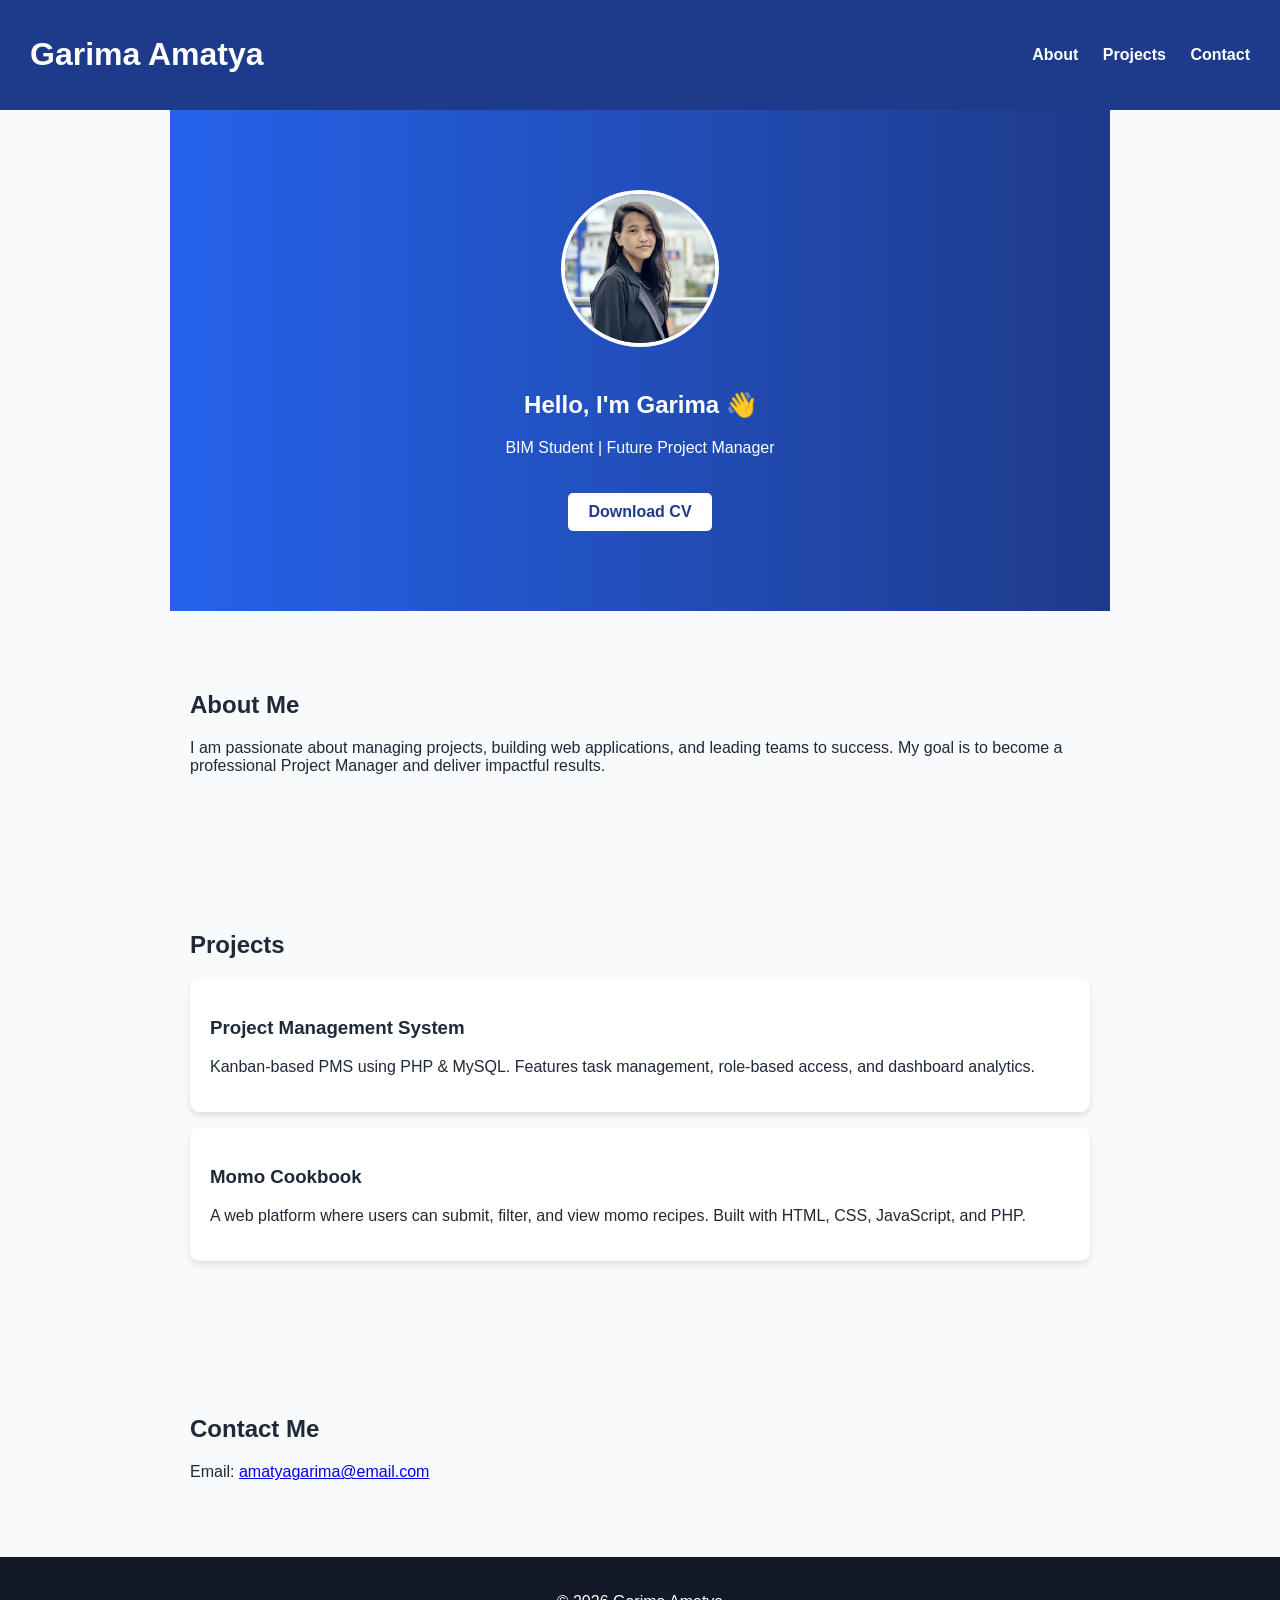
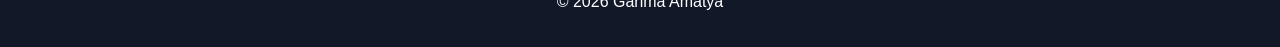
<file: Portfolio/index.html>
<!DOCTYPE html>
<html lang="en">
<head>
  <meta charset="UTF-8">
  <meta name="viewport" content="width=device-width, initial-scale=1.0">
  <title>Garima Amatya | Portfolio</title>
  <link rel="stylesheet" href="style.css">
</head>
<body>

<header>
  <h1>Garima Amatya</h1>
  <nav>
    <a href="#about">About</a>
    <a href="#projects">Projects</a>
    <a href="#contact">Contact</a>
  </nav>
</header>

<section class="hero">
  <img src="images/profile.jpg" alt="Garima Amatya" class="profile-img">
  <h2>Hello, I'm Garima 👋</h2>
  <p>BIM Student | Future Project Manager</p>
  <a href="cv/GarimaCV.pdf" class="btn" download>Download CV</a>
</section>

<section id="about">
  <h2>About Me</h2>
  <p>I am passionate about managing projects, building web applications, and leading teams to success. My goal is to become a professional Project Manager and deliver impactful results.</p>
</section>

<section id="projects">
  <h2>Projects</h2>
  <div class="project-card">
    <h3>Project Management System</h3>
    <p>Kanban-based PMS using PHP & MySQL. Features task management, role-based access, and dashboard analytics.</p>
  </div>
  <div class="project-card">
    <h3>Momo Cookbook</h3>
    <p>A web platform where users can submit, filter, and view momo recipes. Built with HTML, CSS, JavaScript, and PHP.</p>
  </div>
</section>

<section id="contact">
  <h2>Contact Me</h2>
  <p>Email: <a href="mailto:amatyagarima01@email.com">amatyagarima@email.com</a></p>
</section>

<footer>
  <p>© 2026 Garima Amatya</p>
</footer>

</body>
</html>
</file>
<file: Portfolio/style.css>
body {
  margin: 0;
  font-family: 'Segoe UI', sans-serif;
  background: #f9fafb;
  color: #1f2937;
}

header {
  display: flex;
  justify-content: space-between;
  align-items: center;
  padding: 15px 30px;
  background: #1e3a8a;
  color: white;
}

nav a {
  margin-left: 20px;
  text-decoration: none;
  color: white;
  font-weight: bold;
  transition: 0.3s;
}

nav a:hover {
  color: #93c5fd;
}

.hero {
  text-align: center;
  padding: 80px 20px;
  background: linear-gradient(to right, #2563eb, #1e3a8a);
  color: white;
}

.profile-img {
  width: 150px;
  border-radius: 50%;
  border: 4px solid white;
  margin-bottom: 20px;
}

.btn {
  display: inline-block;
  margin-top: 20px;
  padding: 10px 20px;
  background: white;
  color: #1e3a8a;
  text-decoration: none;
  font-weight: bold;
  border-radius: 5px;
  transition: 0.3s;
}

.btn:hover {
  background: #93c5fd;
  color: white;
}

section {
  padding: 60px 30px;
  max-width: 900px;
  margin: auto;
}

.project-card {
  background: white;
  padding: 20px;
  margin: 15px 0;
  border-radius: 10px;
  box-shadow: 0 4px 6px rgba(0,0,0,0.1);
  transition: 0.3s;
}

.project-card:hover {
  transform: translateY(-5px);
  box-shadow: 0 6px 12px rgba(0,0,0,0.15);
}

footer {
  background: #111827;
  color: white;
  text-align: center;
  padding: 20px;
}
</file>
